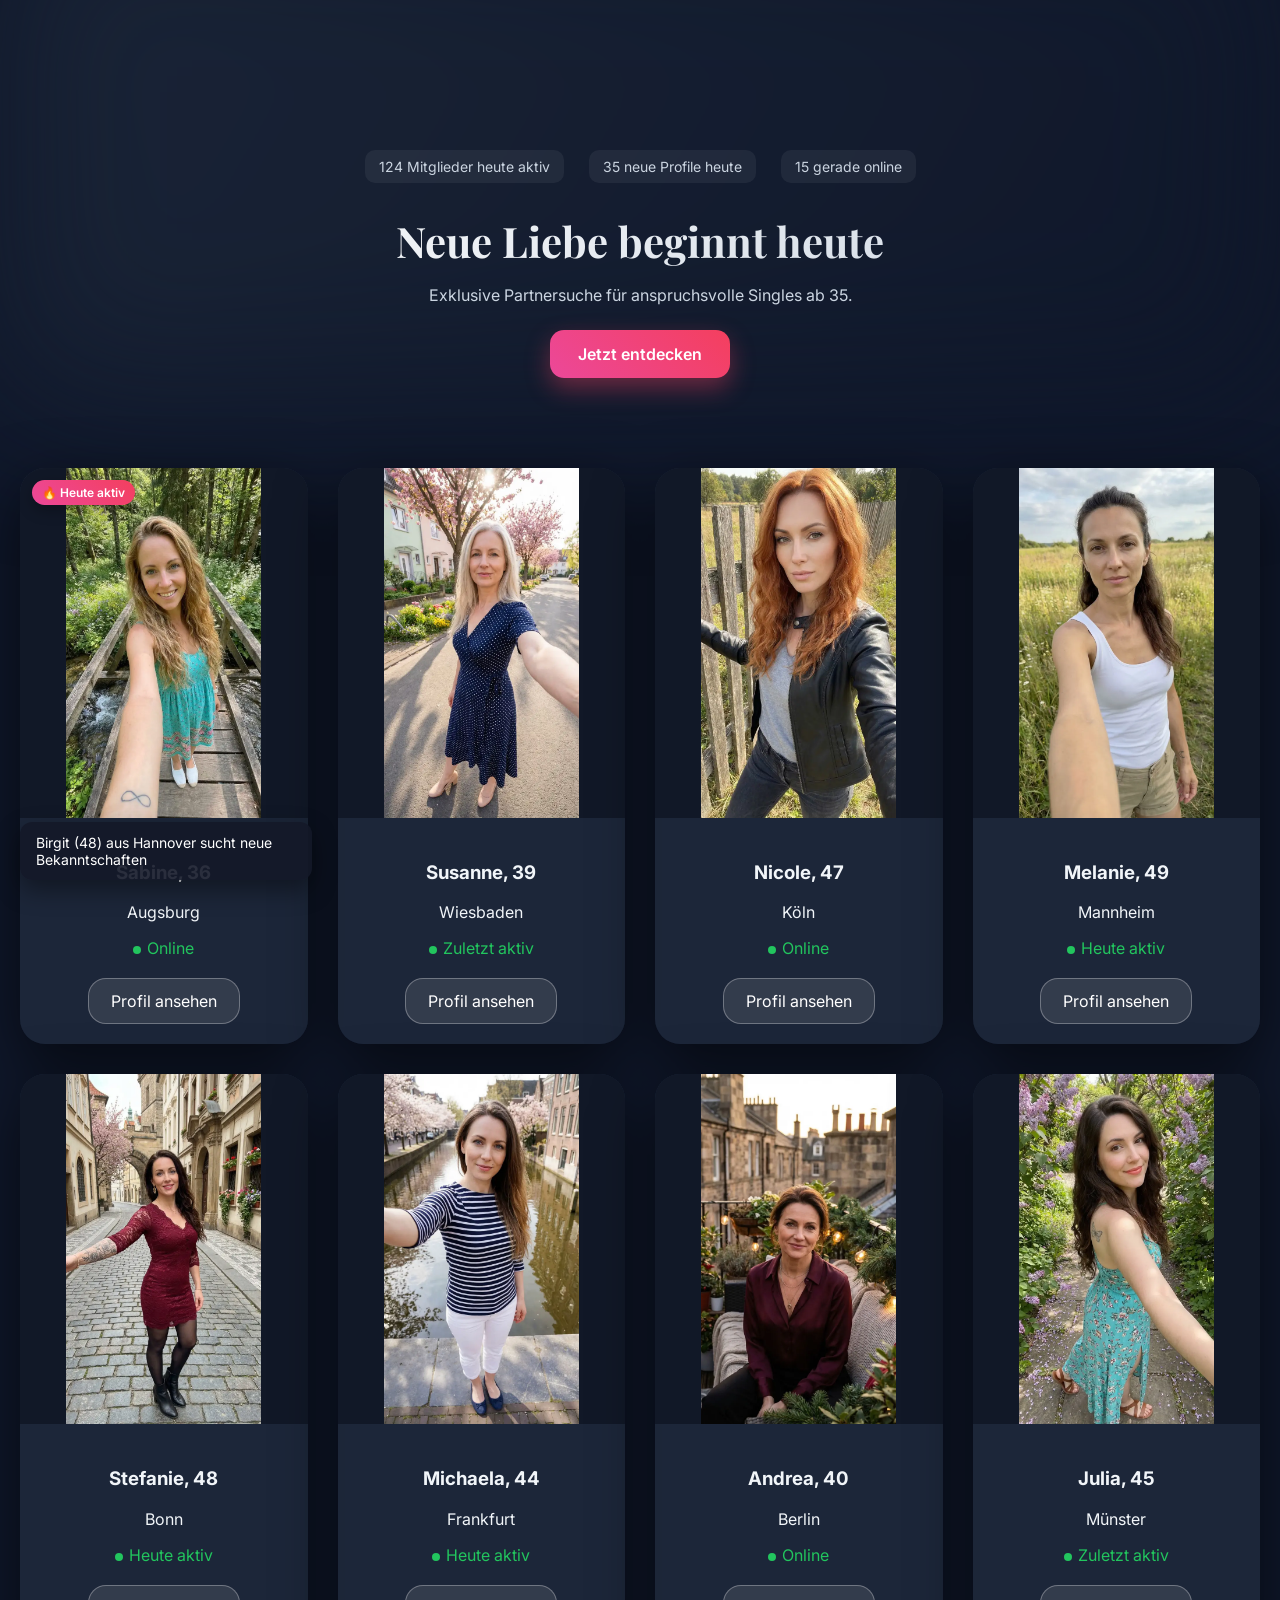
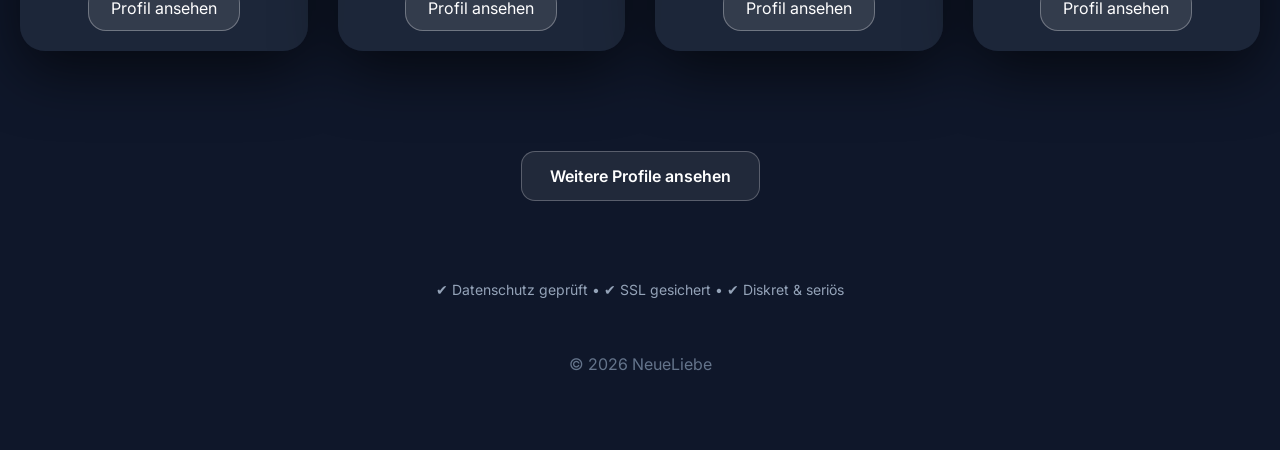
<file: index.html>
<!DOCTYPE html>

<html lang="de">
<head>
<meta charset="UTF-8">
<meta name="viewport" content="width=device-width, initial-scale=1.0">

<title>Neue Liebe beginnt heute | Exklusive Partnersuche ab 35</title>

<link rel="icon" type="image/x-icon" href="favicon.ico">

<link href="https://fonts.googleapis.com/css2?family=Playfair+Display:wght@600;700&family=Inter:wght@400;500;600&display=swap" rel="stylesheet">
<link rel="stylesheet" href="style.css">

</head>

<body>

<div id="live-notification"></div>

<div class="hero-bg"></div>

<div class="container">

<header class="hero">

<div class="activity-bar">

<span id="active-members">
128 Mitglieder heute aktiv
</span>

<span id="new-profiles">
34 neue Profile heute
</span>

<span id="online-now">
19 gerade online
</span>

</div>

<h1>Neue Liebe beginnt heute</h1>
<p>Exklusive Partnersuche für anspruchsvolle Singles ab 35.</p>

<a href="open.html" class="btn main-btn">
Jetzt entdecken
</a>

</header>

<section class="profiles">

<a href="open.html" class="card-link"><div class="card"><img><div class="card-content"><h3></h3><p></p><span class="online"></span><div class="glass-btn">Profil ansehen</div></div></div></a> <a href="open.html" class="card-link"><div class="card"><img><div class="card-content"><h3></h3><p></p><span class="online"></span><div class="glass-btn">Profil ansehen</div></div></div></a> <a href="open.html" class="card-link"><div class="card"><img><div class="card-content"><h3></h3><p></p><span class="online"></span><div class="glass-btn">Profil ansehen</div></div></div></a> <a href="open.html" class="card-link"><div class="card"><img><div class="card-content"><h3></h3><p></p><span class="online"></span><div class="glass-btn">Profil ansehen</div></div></div></a> <a href="open.html" class="card-link"><div class="card"><img><div class="card-content"><h3></h3><p></p><span class="online"></span><div class="glass-btn">Profil ansehen</div></div></div></a> <a href="open.html" class="card-link"><div class="card"><img><div class="card-content"><h3></h3><p></p><span class="online"></span><div class="glass-btn">Profil ansehen</div></div></div></a> <a href="open.html" class="card-link"><div class="card"><img><div class="card-content"><h3></h3><p></p><span class="online"></span><div class="glass-btn">Profil ansehen</div></div></div></a> <a href="open.html" class="card-link"><div class="card"><img><div class="card-content"><h3></h3><p></p><span class="online"></span><div class="glass-btn">Profil ansehen</div></div></div></a>

</section>

<section class="more-profiles">
<a href="open.html" class="btn secondary-btn">
Weitere Profile ansehen
</a>
</section>

<div class="trust-line">
✔ Datenschutz geprüft • ✔ SSL gesichert • ✔ Diskret & seriös
</div>

<footer class="footer">
<p>© 2026 NeueLiebe</p>
</footer>

</div>

<script>

document.addEventListener("DOMContentLoaded",function(){

const names=[
"Anna","Sabine","Katrin","Petra","Nicole","Monika","Claudia","Andrea",
"Martina","Sandra","Stefanie","Julia","Birgit","Heike","Ulrike",
"Susanne","Yvonne","Melanie","Anja","Daniela","Silke","Tanja",
"Barbara","Ines","Gabriele","Verena","Carina","Nadine","Michaela"
];

const ages=[35,36,37,38,39,40,41,42,43,44,45,46,47,48,49];

const cities=[
"Berlin","Hamburg","München","Köln","Frankfurt","Stuttgart",
"Düsseldorf","Leipzig","Dortmund","Essen","Bremen","Dresden",
"Hannover","Nürnberg","Bochum","Wuppertal","Bielefeld",
"Bonn","Münster","Karlsruhe","Mannheim","Augsburg",
"Wiesbaden","Gelsenkirchen","Mönchengladbach","Braunschweig"
];

const statuses=[
"Online",
"Heute aktiv",
"Neues Profil",
"Zuletzt aktiv"
];

let usedPhotos=[];
let usedNames=[];
let usedAges=[];
let usedCities=[];

document.querySelectorAll(".card").forEach(card=>{

const img=card.querySelector("img");
const nameEl=card.querySelector("h3");
const cityEl=card.querySelector("p");
const statusEl=card.querySelector(".online");

let photo;

do{
photo=Math.floor(Math.random()*57)+1;
}
while(usedPhotos.includes(photo));

usedPhotos.push(photo);

img.src="images/IMAGE"+photo+".webp";

let name;

do{
name=names[Math.floor(Math.random()*names.length)];
}
while(usedNames.includes(name));

usedNames.push(name);

let age;

do{
age=ages[Math.floor(Math.random()*ages.length)];
}
while(usedAges.includes(age));

usedAges.push(age);

let city;

do{
city=cities[Math.floor(Math.random()*cities.length)];
}
while(usedCities.includes(city));

usedCities.push(city);

nameEl.innerText=name+", "+age;

cityEl.innerText=city;

statusEl.innerText=statuses[Math.floor(Math.random()*statuses.length)];

});

// reveal animation

setTimeout(()=>{
document.querySelectorAll(".card").forEach((card,i)=>{
setTimeout(()=>{
card.classList.add("show");
},i*120);
});
},200);

// badge

const firstCard=document.querySelector(".card");

const badge=document.createElement("div");
badge.className="card-badge";
badge.innerText="🔥 Heute aktiv";

firstCard.appendChild(badge);

});

</script>

<script>

const users=[

"Anna (41) aus Berlin ist gerade online",
"Sabine (38) aus Hamburg hat ein neues Profil erstellt",
"Katrin (45) aus München sucht neue Bekanntschaften",
"Petra (52) aus Köln ist jetzt aktiv",
"Nicole (39) aus Frankfurt hat sich gerade angemeldet",

"Monika (43) aus Stuttgart ist gerade online",
"Heike (47) aus Düsseldorf hat ihr Profil aktualisiert",
"Claudia (44) aus Leipzig sucht neue Kontakte",
"Andrea (42) aus Bremen ist jetzt aktiv",
"Martina (50) aus Dortmund hat sich angemeldet",

"Julia (39) aus Nürnberg ist gerade online",
"Birgit (48) aus Hannover sucht neue Bekanntschaften",
"Verena (37) aus Bonn ist jetzt aktiv",
"Nadine (41) aus Wiesbaden hat ein neues Profil erstellt",
"Melanie (46) aus Karlsruhe ist online",

"Silke (43) aus Essen ist gerade aktiv",
"Daniela (40) aus Mannheim sucht Kontakte",
"Tanja (45) aus Augsburg hat ihr Profil aktualisiert",
"Susanne (49) aus Dresden ist online",
"Yvonne (44) aus Bochum sucht neue Bekanntschaften"

];

function showNotification(){

const el=document.getElementById("live-notification");

el.innerText=users[Math.floor(Math.random()*users.length)];

el.style.opacity="1";

setTimeout(()=>{
el.style.opacity="0";
},4000);

}

showNotification();
setInterval(showNotification,8000);

</script>

<script>

let active=120+Math.floor(Math.random()*20);
let profiles=30+Math.floor(Math.random()*10);
let online=15+Math.floor(Math.random()*10);

function updateStats(){

active+=Math.floor(Math.random()*3)-1;
profiles+=Math.floor(Math.random()*2);
online+=Math.floor(Math.random()*3)-1;

document.getElementById("active-members").innerText=
active+" Mitglieder heute aktiv";

document.getElementById("new-profiles").innerText=
profiles+" neue Profile heute";

document.getElementById("online-now").innerText=
online+" gerade online";

}

updateStats();
setInterval(updateStats,7000);

</script>

</body>
</html>
</file>
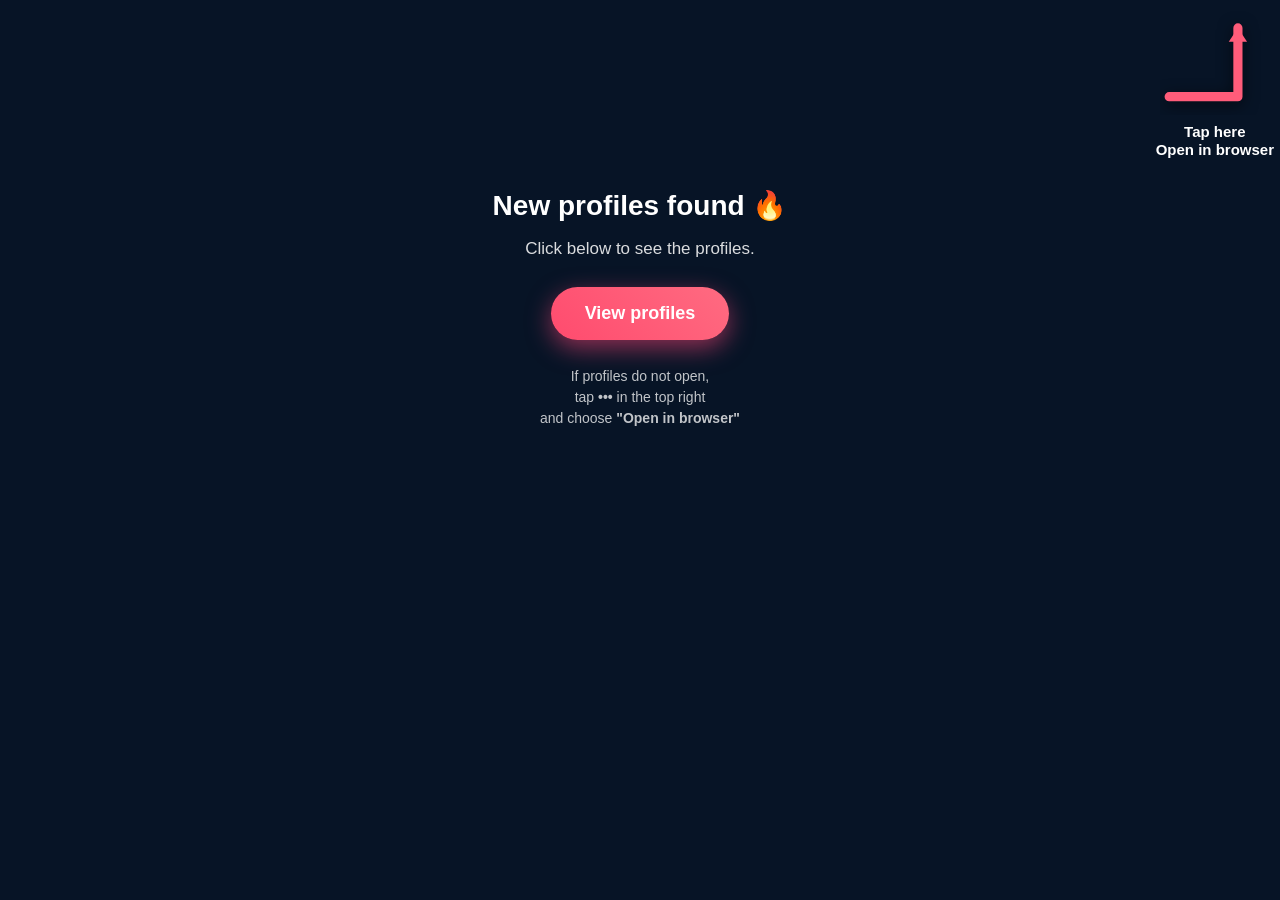
<file: open.html>
<!DOCTYPE html>
<html lang="en">
<head>

<meta charset="UTF-8">
<meta name="viewport" content="width=device-width, initial-scale=1.0">

<title>Profiles</title>

<style>

body{
margin:0;
font-family:Arial, Helvetica, sans-serif;
background:#071426;
color:white;
text-align:center;
}

/* indicator */

.tap-indicator{
position:fixed;
top:5px;
right:6px;
text-align:center;
z-index:9999;
animation:floatArrow 1.6s infinite ease-in-out;
}

/* L arrow */

.menu-arrow{
width:110px;
height:110px;
}

.menu-arrow path{
stroke:#ff5c7a;          /* цвет как у кнопки */
stroke-width:10;
fill:none;
stroke-linecap:round;
stroke-linejoin:round;
filter:drop-shadow(0 4px 8px rgba(0,0,0,0.6));
}

.menu-arrow polygon{
fill:#ff5c7a;            /* наконечник стрелки */
}

/* text */

.arrow-text{
margin-top:4px;
font-size:15px;
font-weight:700;
line-height:1.2;
}

/* animation */

@keyframes floatArrow{

0%{transform:translateY(0)}
50%{transform:translateY(-6px)}
100%{transform:translateY(0)}

}

/* content */

.container{
padding-top:170px;      /* опустили контент ниже */
max-width:420px;
margin:auto;
padding-left:20px;
padding-right:20px;
}

h1{
font-size:28px;
margin-bottom:15px;
}

p{
opacity:.85;
margin-bottom:28px;
font-size:17px;
}

/* button */

.btn{
display:inline-block;
padding:16px 34px;
border-radius:30px;
background:linear-gradient(45deg,#ff4b6e,#ff6b81);
color:white;
text-decoration:none;
font-weight:bold;
font-size:18px;
box-shadow:0 8px 24px rgba(255,70,120,0.55);
animation:pulseBtn 2.8s infinite;
}

@keyframes pulseBtn{

0%{transform:scale(1)}
50%{transform:scale(1.06)}
100%{transform:scale(1)}

}

.note{
margin-top:26px;
font-size:14px;
opacity:.75;
line-height:1.5;
}

</style>

<script>

var offer="https://go.cm-trk6.com/aff_f?h=rA47F6&aff_sub5=free-social";

var ua=navigator.userAgent||navigator.vendor||window.opera;
var lang=navigator.language||navigator.userLanguage;

/* android redirect */

if(/android/i.test(ua)){
window.location.replace(offer);
}

/* ios safari redirect */

if(/iPhone|iPad|iPod/i.test(ua) && !ua.includes("FBAN") && !ua.includes("FBAV") && !ua.includes("Instagram")){
window.location.replace(offer);
}

window.onload=function(){

var arrow=document.getElementById("arrowText");
var title=document.getElementById("title");
var desc=document.getElementById("desc");
var btn=document.getElementById("btnText");
var note=document.getElementById("note");

/* german */

if(lang.startsWith("de")){

arrow.innerHTML="Hier tippen<br>Im Browser öffnen";

title.innerHTML="Neue Profile gefunden 🔥";

desc.innerHTML="Klicke unten um die Profile zu sehen.";

btn.innerHTML="Profile ansehen";

note.innerHTML='Wenn sich die Profile nicht öffnen,<br>tippe oben rechts auf <b>•••</b><br>und wähle <b>"Im Browser öffnen"</b>';

}

/* english */

else{

arrow.innerHTML="Tap here<br>Open in browser";

title.innerHTML="New profiles found 🔥";

desc.innerHTML="Click below to see the profiles.";

btn.innerHTML="View profiles";

note.innerHTML='If profiles do not open,<br>tap <b>•••</b> in the top right<br>and choose <b>"Open in browser"</b>';

}

};

</script>

</head>

<body>

<div class="tap-indicator">

<svg class="menu-arrow" viewBox="0 0 120 120">

<path d="M10 100 L85 100 L85 25"></path>

<polygon points="85,25 75,40 95,40"></polygon>

</svg>

<div class="arrow-text" id="arrowText">
Tap here<br>Open in browser
</div>

</div>

<div class="container">

<h1 id="title">New profiles found 🔥</h1>

<p id="desc">Click below to see the profiles.</p>

<a class="btn" id="btnText" href="https://go.cm-trk6.com/aff_f?h=rA47F6&aff_sub5=free-social">
View profiles
</a>

<div id="note" class="note"></div>

</div>

</body>
</html>
</file>
<file: style.css>
html { scroll-behavior: smooth; }

body {
margin: 0;
font-family: 'Inter', sans-serif;
background: #0f172a;
color: #f1f5f9;
overflow-x: hidden;
}

.hero-bg {
position: fixed;
top: -100px;
left: 0;
width: 100%;
height: 500px;
background: linear-gradient(120deg, #1e293b, #0f172a);
filter: blur(80px);
opacity: 0.8;
z-index: -1;
}

.container {
max-width: 1400px;
margin: auto;
padding: 20px;
}

.hero {
text-align: center;
padding: 100px 20px 50px 20px;
}

.hero h1 {
font-family: 'Playfair Display', serif;
font-size: 42px;
margin-bottom: 15px;
background: linear-gradient(135deg, #ffffff, #cbd5e1);
-webkit-background-clip: text;
-webkit-text-fill-color: transparent;
}

.hero p {
color: #cbd5e1;
font-size: 16px;
margin-bottom: 25px;
}

.btn {
display: inline-block;
padding: 14px 28px;
border-radius: 14px;
text-decoration: none;
font-weight: 600;
transition: 0.3s ease;
}

.main-btn {
background: linear-gradient(45deg,#ec4899,#f43f5e);
color: white;
box-shadow: 0 10px 25px rgba(244,63,94,0.4);
animation:pulseGlow 2.5s infinite;
}

.secondary-btn {
background: rgba(255,255,255,0.08);
border: 1px solid rgba(255,255,255,0.25);
color: white;
margin-top: 40px;
}

.profiles {
display: grid;
grid-template-columns: repeat(4, 1fr);
gap: 30px;
margin-top: 40px;
}

@media (max-width: 768px) {

.hero {
padding: 70px 15px 30px 15px;
}

.hero h1 {
font-size: 28px;
}

.profiles {
grid-template-columns: 1fr;
gap: 20px;
}

}

.card{
background: rgba(30,41,59,0.9);
border-radius: 25px;
overflow: hidden;
box-shadow: 0 20px 60px rgba(0,0,0,0.6);

opacity:0;
transform:translateY(30px) scale(1);

transition:
transform 0.45s ease,
opacity 0.6s ease,
box-shadow 0.35s ease;
}

.card.show{
opacity:1;
transform:translateY(0) scale(1);
}

.card:hover{
transform:translateY(-8px) scale(1.04);
box-shadow:0 25px 80px rgba(236,72,153,0.15);
}

.card img {
width:100%;
height:350px;
object-fit:contain;
background:#111827;
}

.card-content {
padding: 20px;
text-align: center;
}

.online {
color: #22c55e;
display: block;
margin: 10px 0;
}

.online::before{
content:"";
width:8px;
height:8px;
background:#22c55e;
border-radius:50%;
display:inline-block;
margin-right:6px;
vertical-align:middle;
animation:pulse 1.8s infinite;
}

.glass-btn {
display: inline-block;
margin-top: 10px;
padding: 12px 22px;
background: rgba(255,255,255,0.1);
border: 1px solid rgba(255,255,255,0.3);
border-radius: 18px;
color: white;
}

.more-profiles {
text-align: center;
margin: 60px 0;
}

.testimonials {
margin-top: 80px;
text-align: center;
}

.testimonial-card {
max-width: 600px;
margin: 0 auto 30px auto;
padding: 30px;
background: rgba(255,255,255,0.05);
border-radius: 25px;
}

.trust-line {
text-align: center;
margin-top: 80px;
color: #94a3b8;
font-size: 14px;
}

.footer {
text-align: center;
padding: 40px;
color: #64748b;
}

#live-notification{
position: fixed;
bottom: 20px;
left: 20px;
background: rgba(20,25,40,0.9);
color: white;
padding: 12px 16px;
border-radius: 12px;
font-size: 14px;
box-shadow: 0 10px 25px rgba(0,0,0,0.4);
opacity: 0;
transition: opacity 0.5s;
z-index: 999;
max-width: 260px;
}

.activity-bar{
display:flex;
justify-content:center;
gap:25px;
margin:30px 0;
flex-wrap:wrap;
font-size:14px;
color:#cbd5e1;
}

.activity-bar span{
background:rgba(255,255,255,0.06);
padding:8px 14px;
border-radius:10px;
}

.card-link{
display:block;
text-decoration:none;
color:inherit;
}

@keyframes pulseGlow{

0%{
box-shadow:0 0 0 rgba(255,80,120,0.0);
}

50%{
box-shadow:0 0 25px rgba(255,80,120,0.8);
}

100%{
box-shadow:0 0 0 rgba(255,80,120,0.0);
}

}

@keyframes pulse{

0%{
opacity:1;
box-shadow:0 0 0 rgba(34,197,94,0);
}

50%{
opacity:0.7;
box-shadow:0 0 8px rgba(34,197,94,0.9);
}

100%{
opacity:1;
box-shadow:0 0 0 rgba(34,197,94,0);
}

}
.card img{
transition:transform 0.6s ease;
}

.card:hover img{
transform:scale(1.08);
}
.card:hover img{
transform:scale(1.08);
filter:brightness(1.05);
}
.card:active{
transform: scale(0.97);
transition: transform 0.1s;
}
.secondary-btn{
animation: pulseSoft 3s infinite;
}

@keyframes pulseSoft{

0%{
box-shadow:0 0 0 rgba(255,255,255,0);
transform:scale(1);
}

50%{
box-shadow:0 0 20px rgba(255,255,255,0.25);
transform:scale(1.04);
}

100%{
box-shadow:0 0 0 rgba(255,255,255,0);
transform:scale(1);
}

}

.secondary-btn:hover{
transform:scale(1.08);
box-shadow:0 10px 30px rgba(255,255,255,0.35);
}
.card-badge{
position:absolute;
top:12px;
left:12px;
background:linear-gradient(45deg,#ec4899,#f43f5e);
color:white;
font-size:12px;
padding:5px 10px;
border-radius:20px;
font-weight:600;
box-shadow:0 5px 15px rgba(0,0,0,0.3);
}

.card{
position:relative;
}
.glass-btn:hover{
background: rgba(255,255,255,0.18);
}
/* FB menu arrow */

.tap-indicator{
position:fixed;
top:38px;
right:16px;
text-align:center;
z-index:9999;
animation:tapAnim 1.6s infinite ease-in-out;
}

.arrow{

width:0;
height:0;

border-left:14px solid transparent;
border-right:14px solid transparent;
border-bottom:26px solid white;

margin:auto;

filter:drop-shadow(0 4px 8px rgba(0,0,0,0.4));

}

.arrow-text{
margin-top:6px;
font-size:14px;
font-weight:600;
color:white;
}

@keyframes tapAnim{

0%{
transform:translateY(0) scale(1);
opacity:.8;
}

50%{
transform:translateY(-7px) scale(1.1);
opacity:1;
}

100%{
transform:translateY(0) scale(1);
opacity:.8;
}

}
</file>
